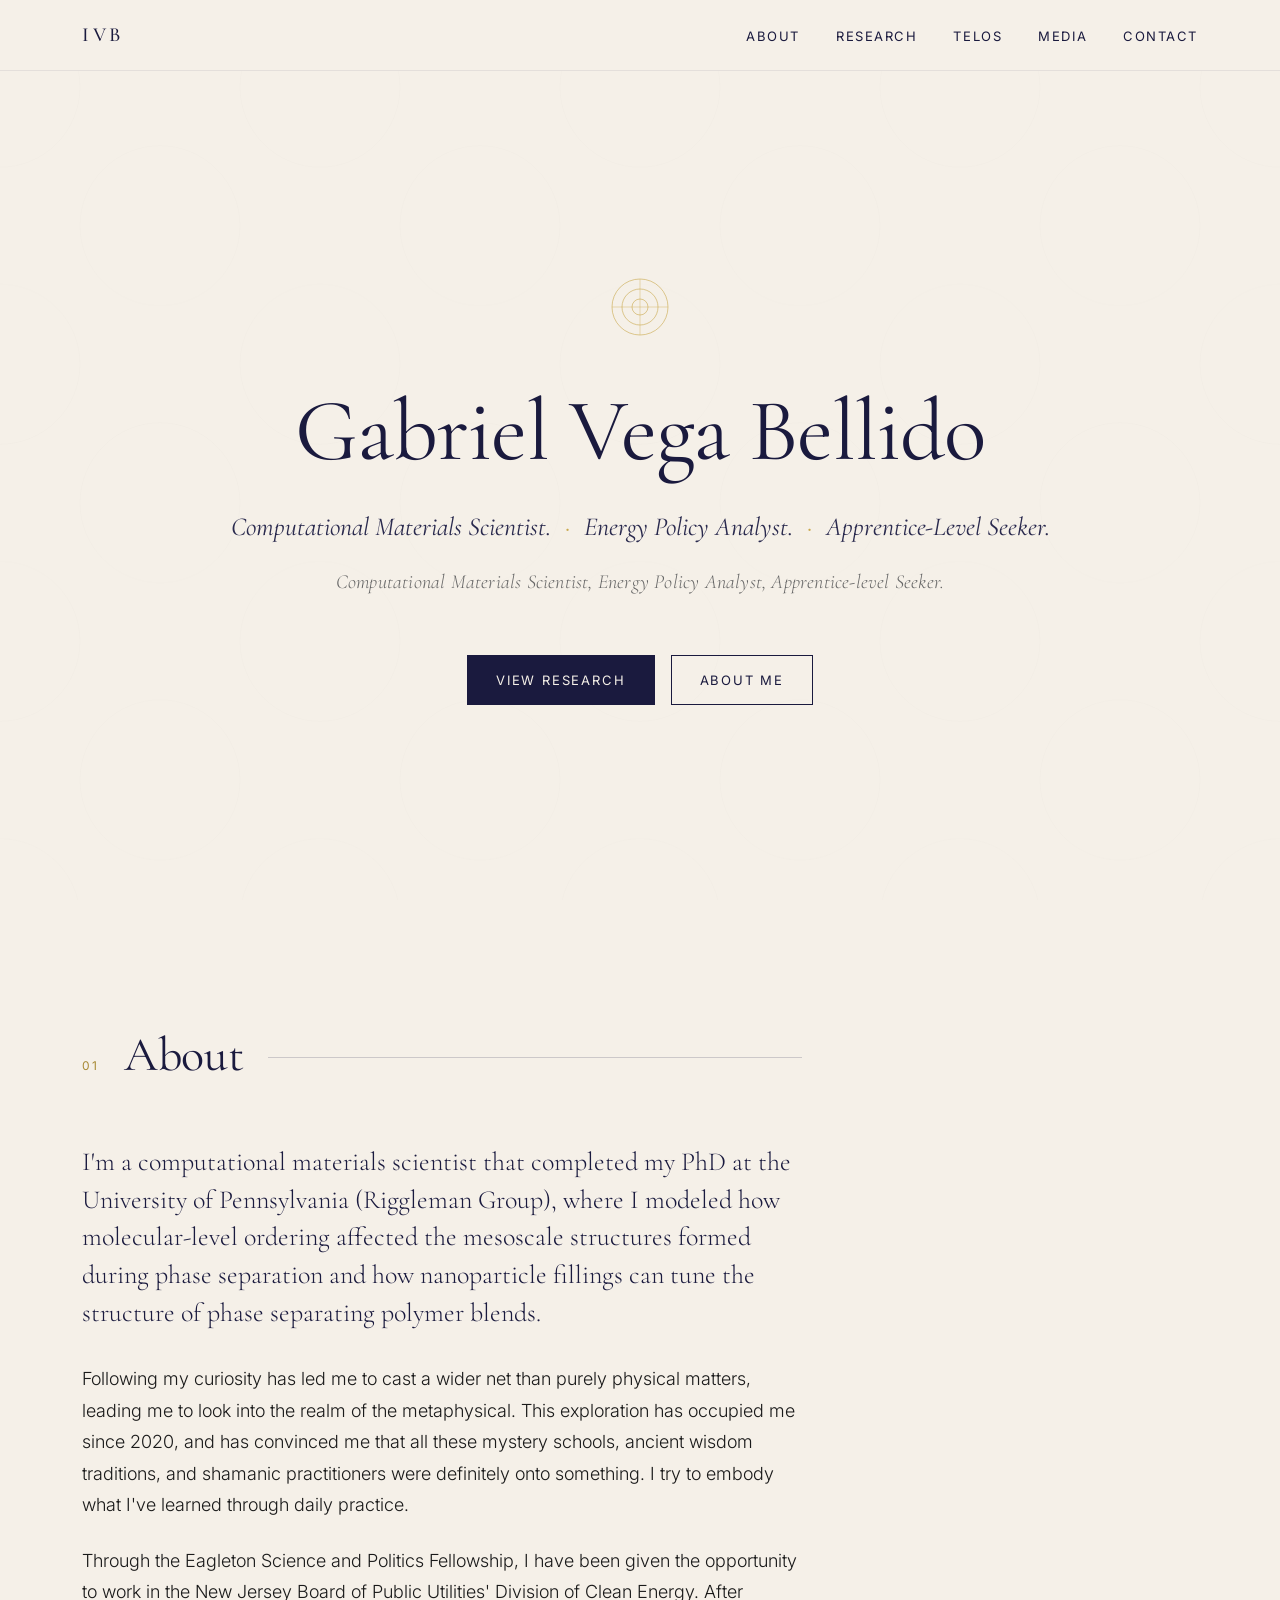
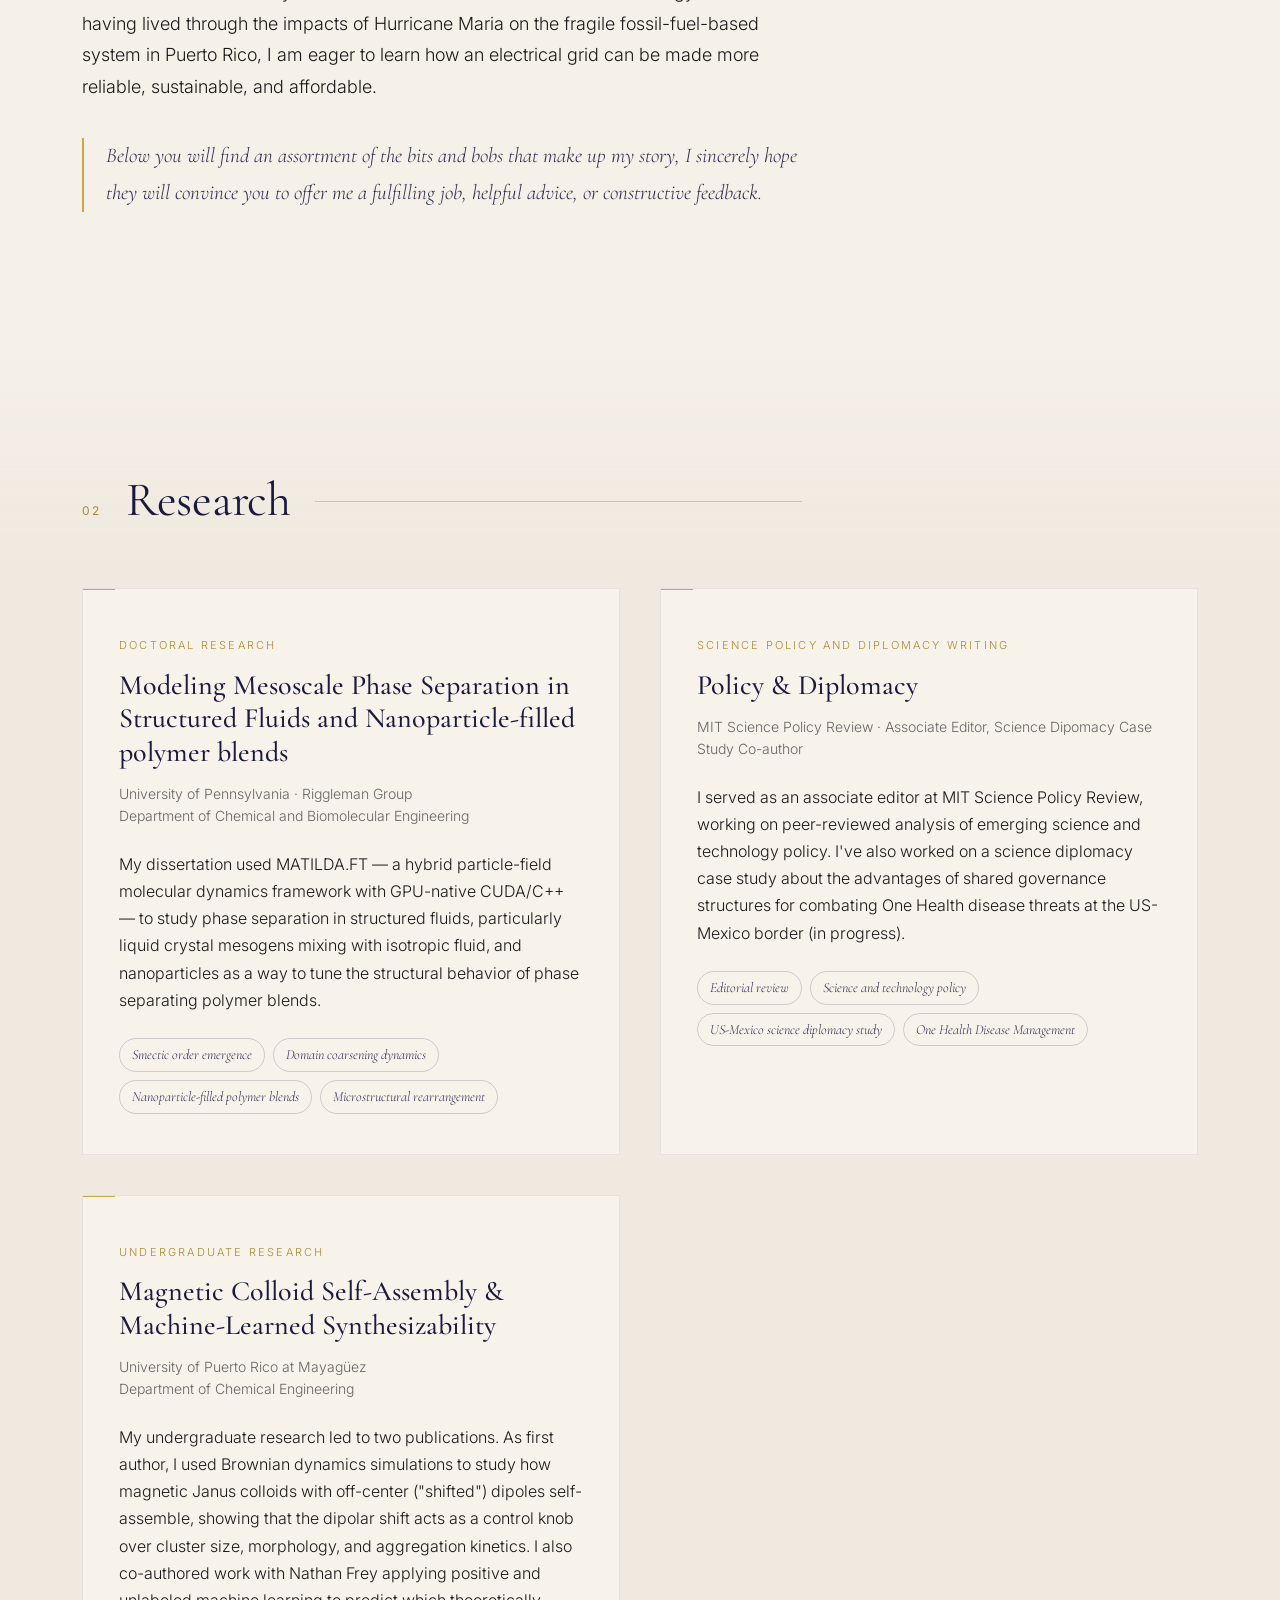
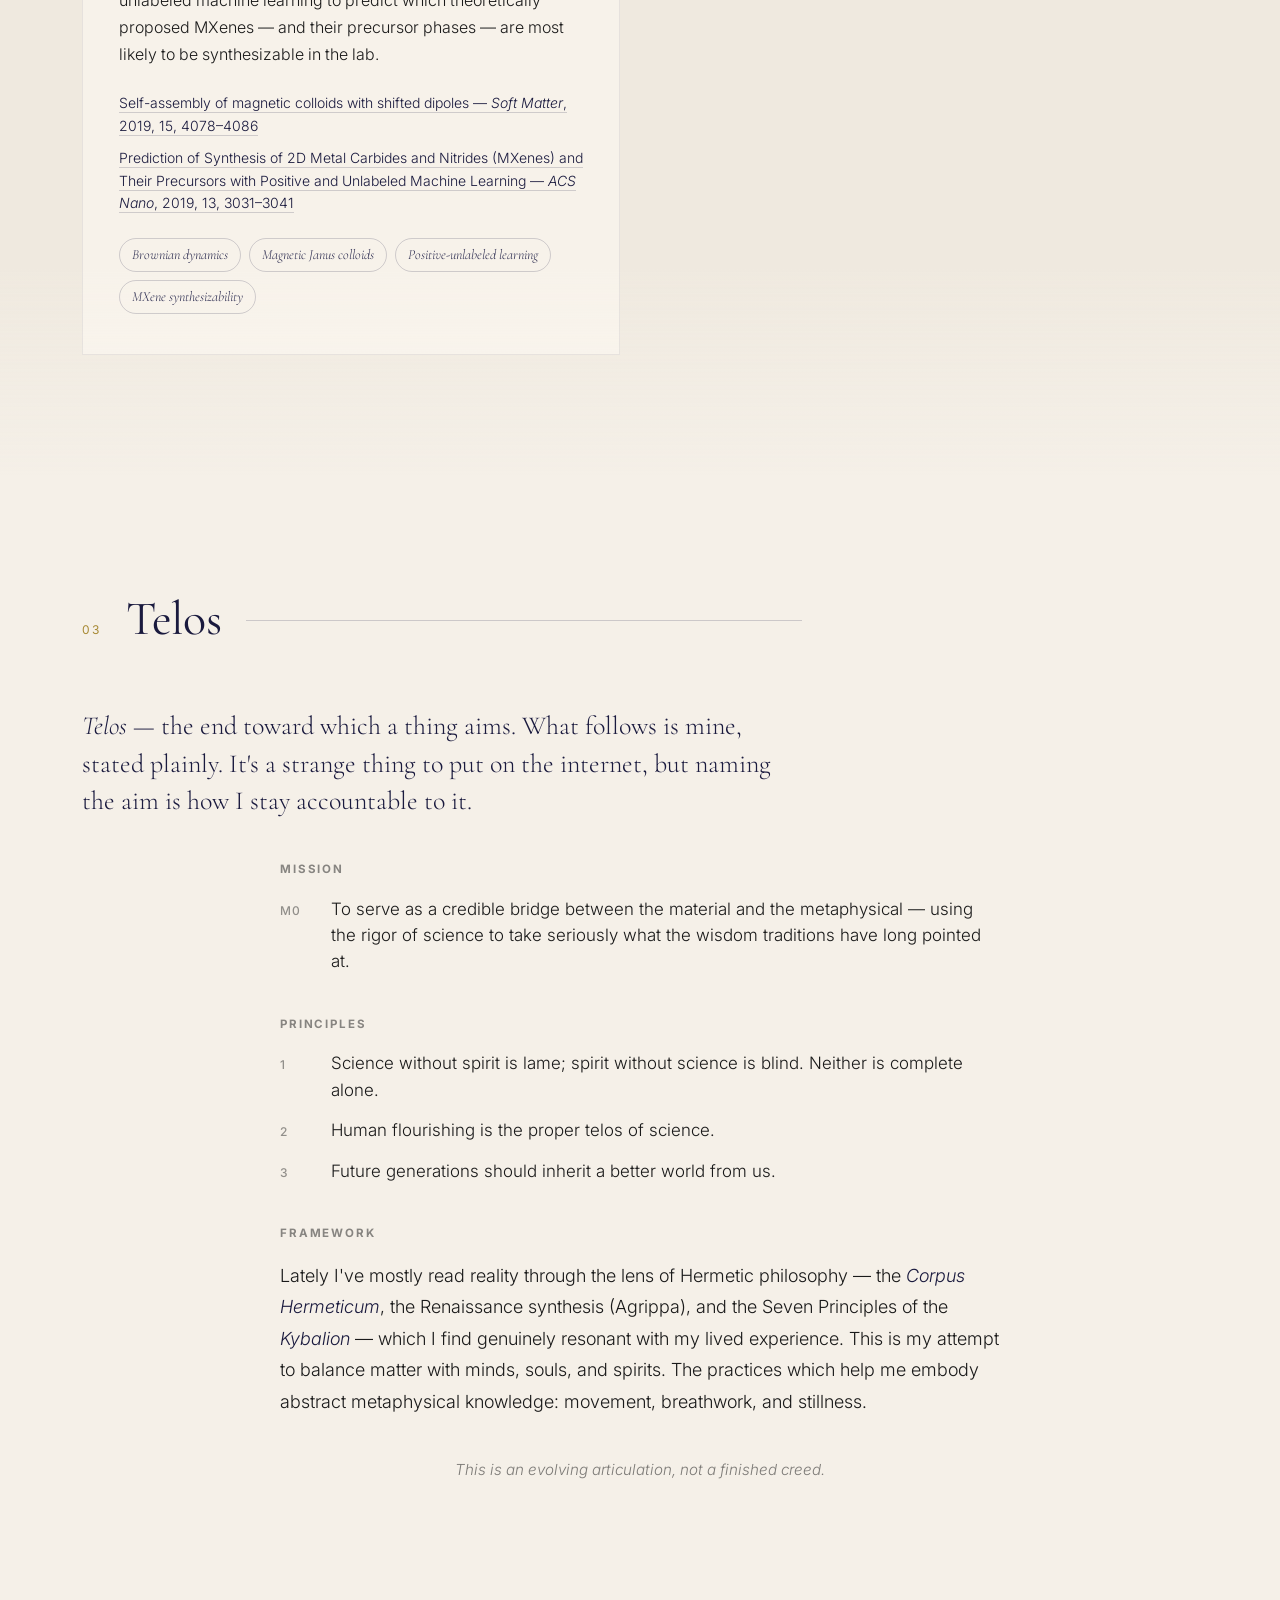
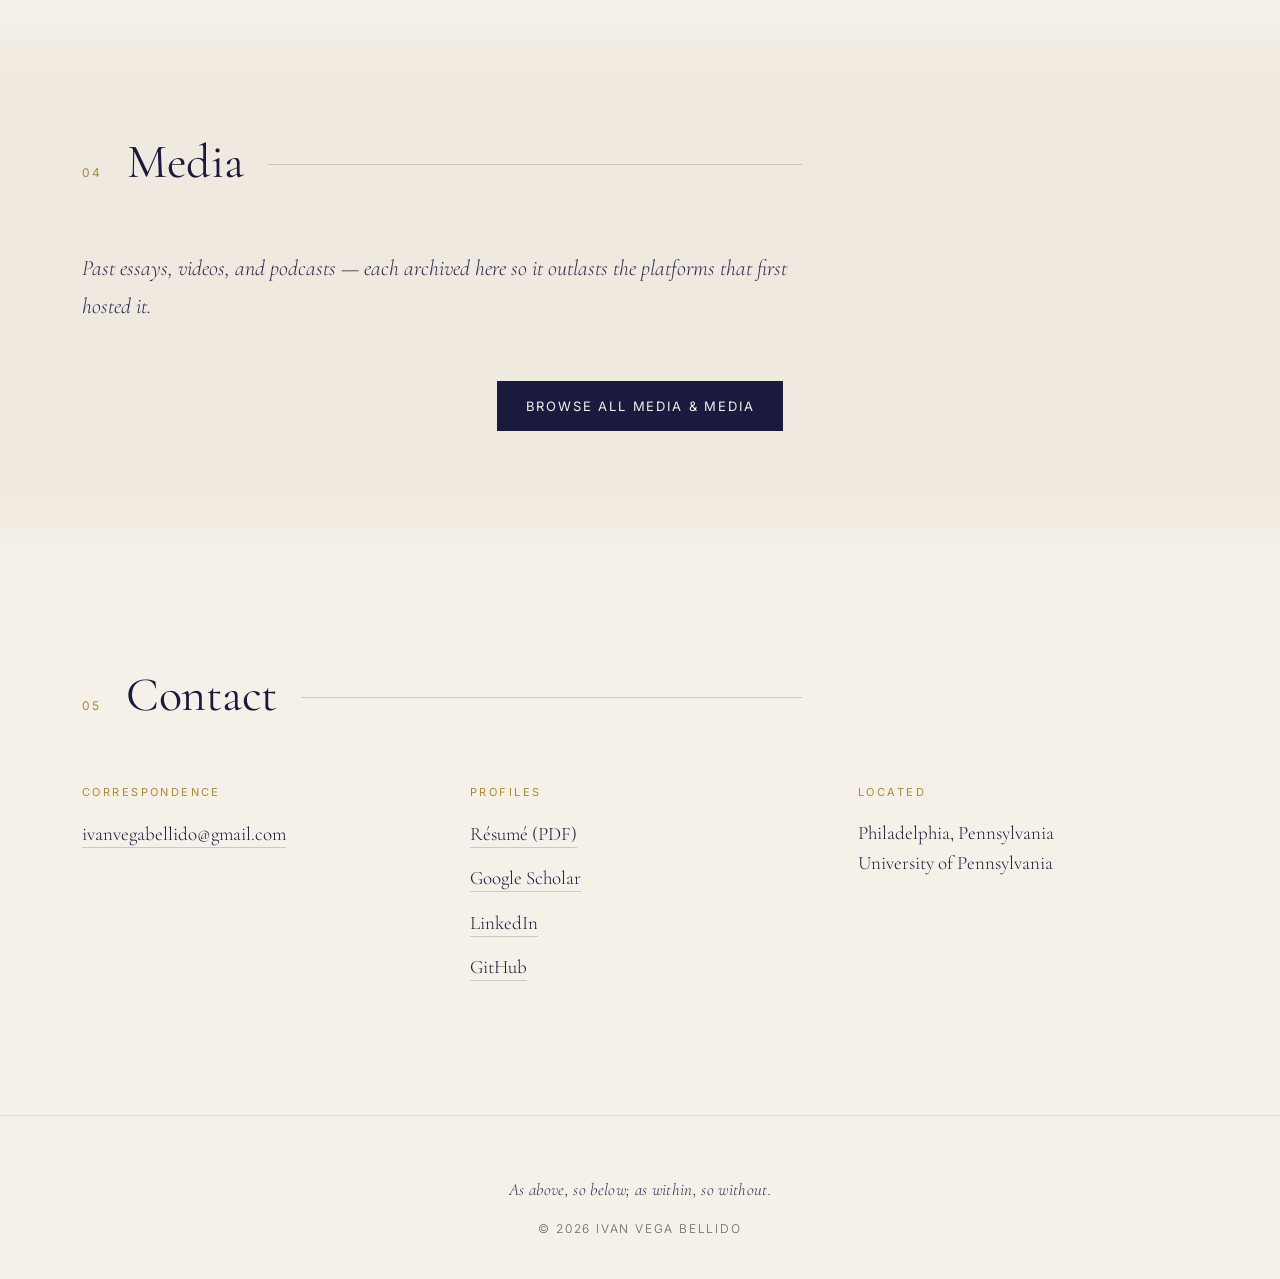
<file: index.html>
<!DOCTYPE html>
<html lang="en">
<head>
<meta charset="UTF-8">
<meta name="viewport" content="width=device-width, initial-scale=1.0">
<meta name="description" content="Gabriel Vega Bellido — Computational Materials Scientist, Energy Policy Analyst, Apprentice-level Seeker.">

<!-- Open Graph -->
<meta property="og:title" content="Gabriel Vega Bellido">
<meta property="og:description" content="Computational Materials Scientist, Energy Policy Analyst, Apprentice-level Seeker.">
<meta property="og:url" content="https://gvegabellido.com">
<meta property="og:type" content="website">
<meta property="og:site_name" content="Gabriel Vega Bellido">
<meta property="og:image" content="https://gvegabellido.com/gabriel_vega-bellido.jpg">

<!-- Canonical -->
<link rel="canonical" href="https://gvegabellido.com">

<!-- Favicon -->
<link rel="icon" type="image/svg+xml" href="favicon.svg">
<title>Gabriel Vega Bellido</title>

<link rel="preconnect" href="https://fonts.googleapis.com">
<link rel="preconnect" href="https://fonts.gstatic.com" crossorigin>
<link href="https://fonts.googleapis.com/css2?family=Cormorant+Garamond:ital,wght@0,300;0,400;0,500;0,600;1,300;1,400;1,500&family=Inter:wght@300;400;500&display=swap" rel="stylesheet">

<link rel="stylesheet" href="styles.css">
</head>
<body>

<!-- Background sacred-geometry layer (very subtle) -->
<div class="bg-pattern" aria-hidden="true">
  <svg viewBox="0 0 800 800" xmlns="http://www.w3.org/2000/svg" preserveAspectRatio="xMidYMid slice">
    <defs>
      <pattern id="flower" x="0" y="0" width="200" height="173.2" patternUnits="userSpaceOnUse">
        <g fill="none" stroke="#1a1a3e" stroke-width="0.4" opacity="0.5">
          <circle cx="100" cy="86.6" r="50"/>
          <circle cx="0" cy="0" r="50"/>
          <circle cx="200" cy="0" r="50"/>
          <circle cx="0" cy="173.2" r="50"/>
          <circle cx="200" cy="173.2" r="50"/>
          <circle cx="100" cy="-86.6" r="50"/>
          <circle cx="100" cy="259.8" r="50"/>
        </g>
      </pattern>
    </defs>
    <rect width="100%" height="100%" fill="url(#flower)"/>
  </svg>
</div>

<!-- Navigation -->
<nav class="nav">
  <div class="nav-inner">
    <a href="#top" class="nav-brand">IVB</a>
    <ul class="nav-links">
      <li><a href="#about">About</a></li>
      <li><a href="#research">Research</a></li>
      <li><a href="#telos">Telos</a></li>
      <li><a href="writing.html">Media</a></li>
      <li><a href="#contact">Contact</a></li>
    </ul>
  </div>
</nav>

<main id="top">

<!-- HERO -->
<section class="hero">
  <div class="container">
    <div class="hero-mark" aria-hidden="true">
      <svg viewBox="0 0 60 60" xmlns="http://www.w3.org/2000/svg">
        <circle cx="30" cy="30" r="28" fill="none" stroke="currentColor" stroke-width="0.6"/>
        <circle cx="30" cy="30" r="18" fill="none" stroke="currentColor" stroke-width="0.6"/>
        <circle cx="30" cy="30" r="8" fill="none" stroke="currentColor" stroke-width="0.6"/>
        <line x1="30" y1="2" x2="30" y2="58" stroke="currentColor" stroke-width="0.4"/>
        <line x1="2" y1="30" x2="58" y2="30" stroke="currentColor" stroke-width="0.4"/>
      </svg>
    </div>
    <h1 class="hero-title">Gabriel Vega Bellido</h1>
    <p class="hero-sub">
      <span>Computational Materials Scientist.</span>
      <span class="dot" aria-hidden="true">·</span>
      <span>Energy Policy Analyst.</span>
      <span class="dot" aria-hidden="true">·</span>
      <span>Apprentice-Level Seeker.</span>
    </p>
    <p class="hero-tagline"><em>Computational Materials Scientist, Energy Policy Analyst, Apprentice-level Seeker.</em></p>
    <div class="hero-cta">
      <a href="#research" class="btn btn-primary">View Research</a>
      <a href="#about" class="btn btn-ghost">About Me</a>
    </div>
  </div>
</section>

<!-- ABOUT -->
<section id="about" class="section">
  <div class="container">
    <div class="section-head">
      <span class="section-num">01</span>
      <h2 class="section-title">About</h2>
      <span class="section-rule" aria-hidden="true"></span>
    </div>
    <div class="prose">
      <p class="lead">
        I'm a computational materials scientist that completed my PhD at the University of Pennsylvania (Riggleman Group), where I modeled how molecular-level ordering affected the mesoscale structures formed during phase separation and how nanoparticle fillings can tune the structure of phase separating polymer blends.
      </p>
      <p>
       Following my curiosity has led me to cast a wider net than purely physical matters, leading me to look into the realm of the metaphysical. This exploration has occupied me since 2020, and has convinced me that all these mystery schools, ancient wisdom traditions, and shamanic practitioners were definitely onto something. I try to embody what I've learned through daily practice. 
      </p>
      <p>
        Through the Eagleton Science and Politics Fellowship, I have been given the opportunity to work in the New Jersey Board of Public Utilities' Division of Clean Energy. After having lived through the impacts of Hurricane Maria on the fragile fossil-fuel-based system in Puerto Rico, I am eager to learn how an electrical grid can be made more reliable, sustainable, and affordable.
      </p>
      <p class="closing">
Below you will find an assortment of the bits and bobs that make up my story, I sincerely hope they will convince you to offer me a fulfilling job, helpful advice, or constructive feedback.      </p>
    </div>
  </div>
</section>

<!-- RESEARCH -->
<section id="research" class="section section-alt">
  <div class="container">
    <div class="section-head">
      <span class="section-num">02</span>
      <h2 class="section-title">Research</h2>
      <span class="section-rule" aria-hidden="true"></span>
    </div>

    <div class="research-grid">
      <article class="research-card">
        <header class="research-card-head">
          <span class="research-kicker">Doctoral Research</span>
          <h3 class="research-title">Modeling Mesoscale Phase Separation in Structured Fluids and Nanoparticle-filled polymer blends</h3>
          <p class="research-affil">University of Pennsylvania · Riggleman Group<br>Department of Chemical and Biomolecular Engineering</p>
        </header>
        <p class="research-body">
          My dissertation used MATILDA.FT — a hybrid particle-field molecular dynamics framework with GPU-native CUDA/C++ — to study phase separation in structured fluids, particularly liquid crystal mesogens mixing with isotropic fluid, and nanoparticles as a way to tune the structural behavior of phase separating polymer blends.
        </p>
        <ul class="research-tags">
          <li>Smectic order emergence</li>
          <li>Domain coarsening dynamics</li>
          <li>Nanoparticle-filled polymer blends</li>
          <li>Microstructural rearrangement</li>
        </ul>
      </article>

      <article class="research-card">
        <header class="research-card-head">
          <span class="research-kicker">Science Policy and Diplomacy Writing</span>
          <h3 class="research-title">Policy &amp; Diplomacy</h3>
          <p class="research-affil">MIT Science Policy Review · Associate Editor, Science Dipomacy Case Study Co-author</p>
        </header>
        <p class="research-body">
          I served as an associate editor at MIT Science Policy Review, working on peer-reviewed analysis of emerging science and technology policy. I've also worked on a science diplomacy case study about the advantages of shared governance structures for combating One Health disease threats at the US-Mexico border (in progress).
        </p>
        <ul class="research-tags">
          <li>Editorial review</li>
          <li>Science and technology policy</li>
          <li>US-Mexico science diplomacy study</li>
          <li>One Health Disease Management</li>
        </ul>
      </article>

      <article class="research-card">
        <header class="research-card-head">
          <span class="research-kicker">Undergraduate Research</span>
          <h3 class="research-title">Magnetic Colloid Self-Assembly &amp; Machine-Learned Synthesizability</h3>
          <p class="research-affil">University of Puerto Rico at Mayagüez<br>Department of Chemical Engineering</p>
        </header>
        <p class="research-body">
          My undergraduate research led to two publications. As first author, I used Brownian dynamics simulations to study how magnetic Janus colloids with off-center ("shifted") dipoles self-assemble, showing that the dipolar shift acts as a control knob over cluster size, morphology, and aggregation kinetics. I also co-authored work with Nathan Frey applying positive and unlabeled machine learning to predict which theoretically proposed MXenes — and their precursor phases — are most likely to be synthesizable in the lab.
        </p>
        <ul class="research-pubs">
          <li><a href="https://pubs.rsc.org/en/content/articlelanding/2019/sm/c8sm02591f" target="_blank" rel="noopener">Self-assembly of magnetic colloids with shifted dipoles — <em>Soft Matter</em>, 2019, 15, 4078–4086</a></li>
          <li><a href="https://pubs.acs.org/doi/10.1021/acsnano.8b08014" target="_blank" rel="noopener">Prediction of Synthesis of 2D Metal Carbides and Nitrides (MXenes) and Their Precursors with Positive and Unlabeled Machine Learning — <em>ACS Nano</em>, 2019, 13, 3031–3041</a></li>
        </ul>
        <ul class="research-tags">
          <li>Brownian dynamics</li>
          <li>Magnetic Janus colloids</li>
          <li>Positive-unlabeled learning</li>
          <li>MXene synthesizability</li>
        </ul>
      </article>
    </div>
  </div>
</section>

<!-- TELOS -->
<section id="telos" class="section">
  <div class="container">
    <div class="section-head">
      <span class="section-num">03</span>
      <h2 class="section-title">Telos</h2>
      <span class="section-rule" aria-hidden="true"></span>
    </div>
    <div class="prose">
      <p class="lead">
        <em>Telos</em> — the end toward which a thing aims. What follows is mine, stated plainly. It's a strange thing to put on the internet, but naming the aim is how I stay accountable to it.
      </p>
    </div>

    <div class="telos-block">
      <h3 class="telos-label">Mission</h3>
      <div class="telos-item">
        <span class="telos-id">M0</span>
        <p>To serve as a credible bridge between the material and the metaphysical — using the rigor of science to take seriously what the wisdom traditions have long pointed at.</p>
      </div>
    </div>

    <div class="telos-block">
      <h3 class="telos-label">Principles</h3>
      <div class="telos-item"><span class="telos-id">1</span><p>Science without spirit is lame; spirit without science is blind. Neither is complete alone.</p></div>
      <div class="telos-item"><span class="telos-id">2</span><p>Human flourishing is the proper telos of science.</p></div>
      <div class="telos-item"><span class="telos-id">3</span><p>Future generations should inherit a better world from us.</p></div>
    </div>

    <div class="telos-block">
      <h3 class="telos-label">Framework</h3>
      <div class="prose">
        <p>
          Lately I've mostly read reality through the lens of Hermetic philosophy — the <em>Corpus Hermeticum</em>, the Renaissance synthesis (Agrippa), and the Seven Principles of the <em>Kybalion</em> — which I find genuinely resonant with my lived experience. This is my attempt to balance matter with minds, souls, and spirits. The practices which help me embody abstract metaphysical knowledge: movement, breathwork, and stillness.
        </p>
      </div>
    </div>

    <p class="telos-note"><em>This is an evolving articulation, not a finished creed.</em></p>
  </div>
</section>

<!-- WRITING -->
<section id="writing" class="section section-alt">
  <div class="container">
    <div class="section-head">
      <span class="section-num">04</span>
      <h2 class="section-title">Media</h2>
      <span class="section-rule" aria-hidden="true"></span>
    </div>
    <div class="writing-intro">
      <p>Past essays, videos, and podcasts — each archived here so it outlasts the platforms that first hosted it.</p>
    </div>
    <div class="hero-cta" style="margin-top:2rem">
      <a href="writing.html" class="btn btn-primary">Browse all media &amp; media</a>
    </div>
  </div>
</section>

<!-- CONTACT -->
<section id="contact" class="section">
  <div class="container">
    <div class="section-head">
      <span class="section-num">05</span>
      <h2 class="section-title">Contact</h2>
      <span class="section-rule" aria-hidden="true"></span>
    </div>
    <div class="contact-grid">
      <div class="contact-block">
        <h3 class="contact-label">Correspondence</h3>
        <a class="contact-link contact-email" href="mailto:ivanvegabellido@gmail.com">ivanvegabellido@gmail.com</a>
      </div>
      <div class="contact-block">
        <h3 class="contact-label">Profiles</h3>
        <ul class="contact-links">
          <li><a href="resume.pdf" target="_blank" rel="noopener">Résumé (PDF)</a></li>
          <li><a href="https://scholar.google.com/citations?user=PFs1vdMAAAAJ&hl=en" target="_blank" rel="noopener">Google Scholar</a></li>
          <li><a href="https://www.linkedin.com/in/gabriel-vega-bellido-575094107/" target="_blank" rel="noopener">LinkedIn</a></li>
          <li><a href="https://github.com/GaboBellido" target="_blank" rel="noopener">GitHub</a></li>
        </ul>
      </div>
      <div class="contact-block">
        <h3 class="contact-label">Located</h3>
        <p class="contact-loc">Philadelphia, Pennsylvania<br>University of Pennsylvania</p>
      </div>
    </div>
  </div>
</section>

<footer class="footer">
  <div class="container">
    <p class="footer-quote"><em>As above, so below; as within, so without.</em></p>
    <p class="footer-meta">© <span id="year">2026</span> Ivan Vega Bellido</p>
  </div>
</footer>

</main>

<script src="script.js"></script>
</body>
</html>
</file>
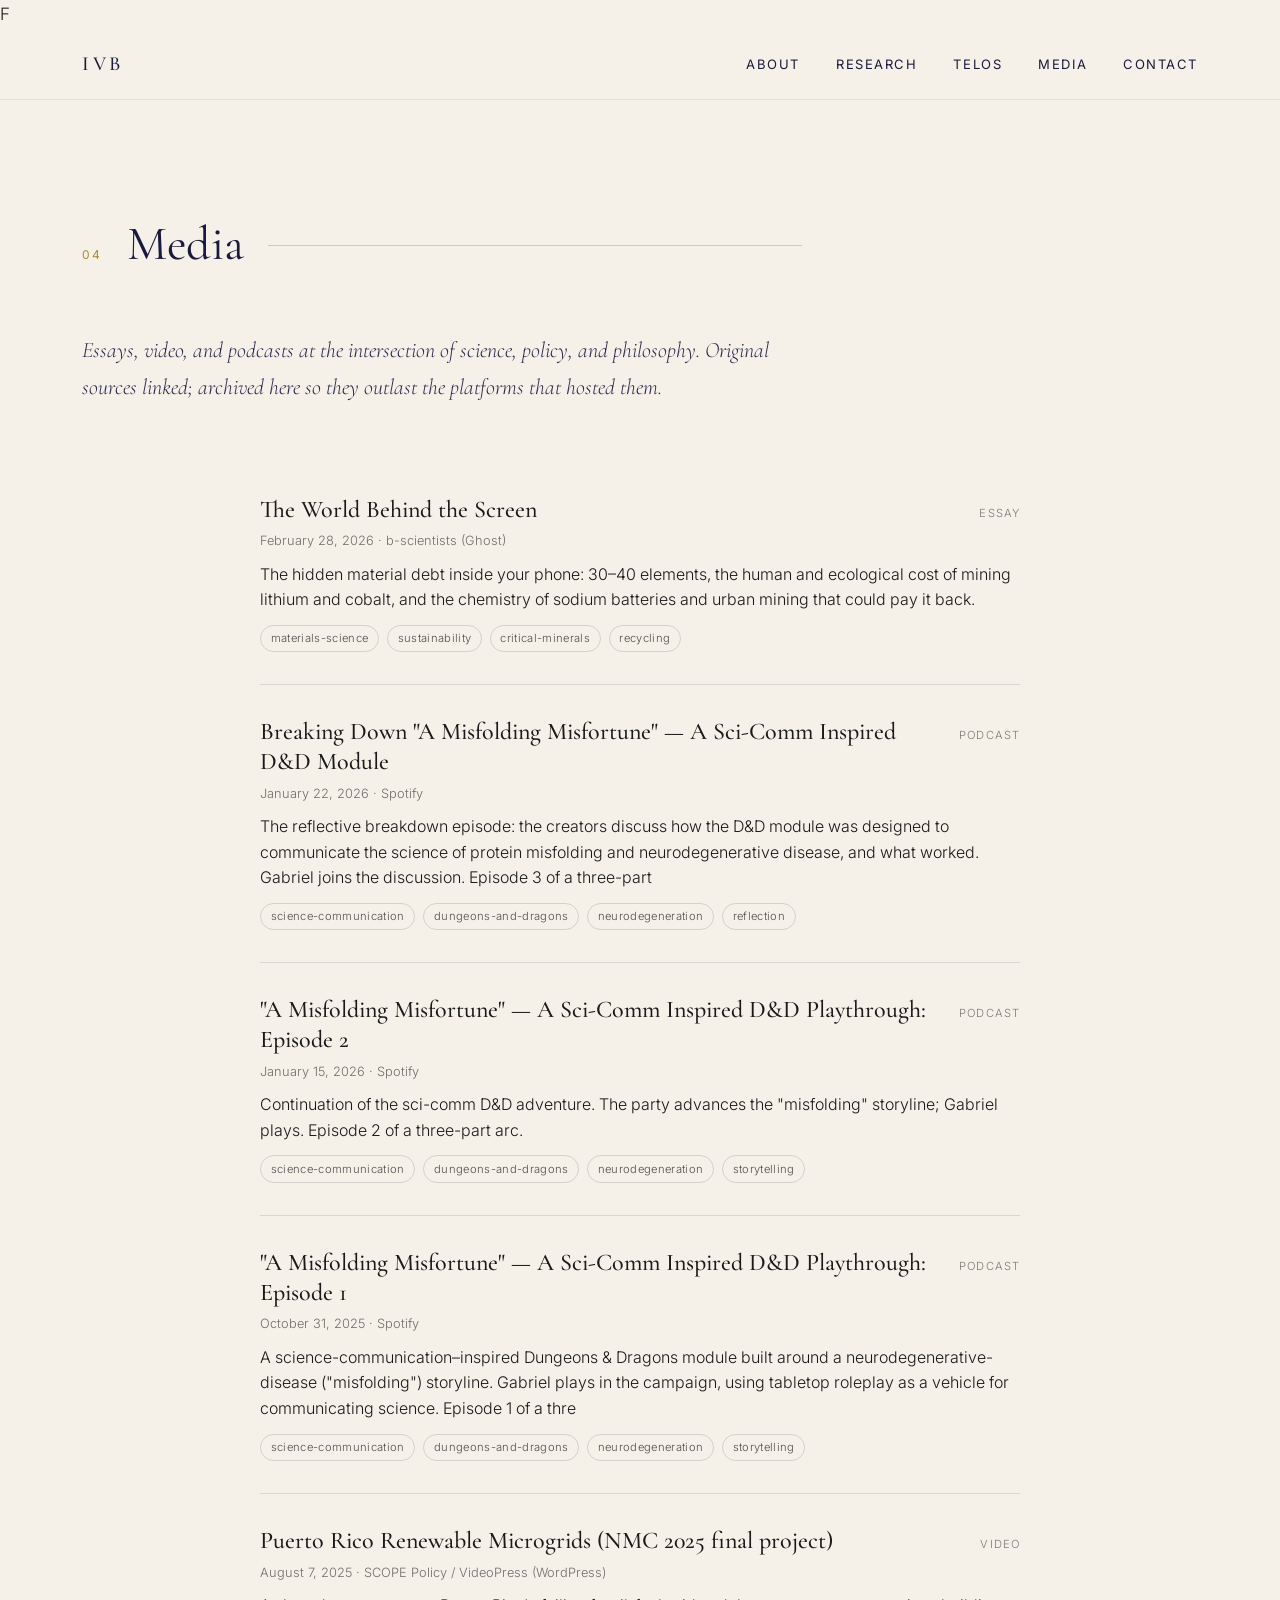
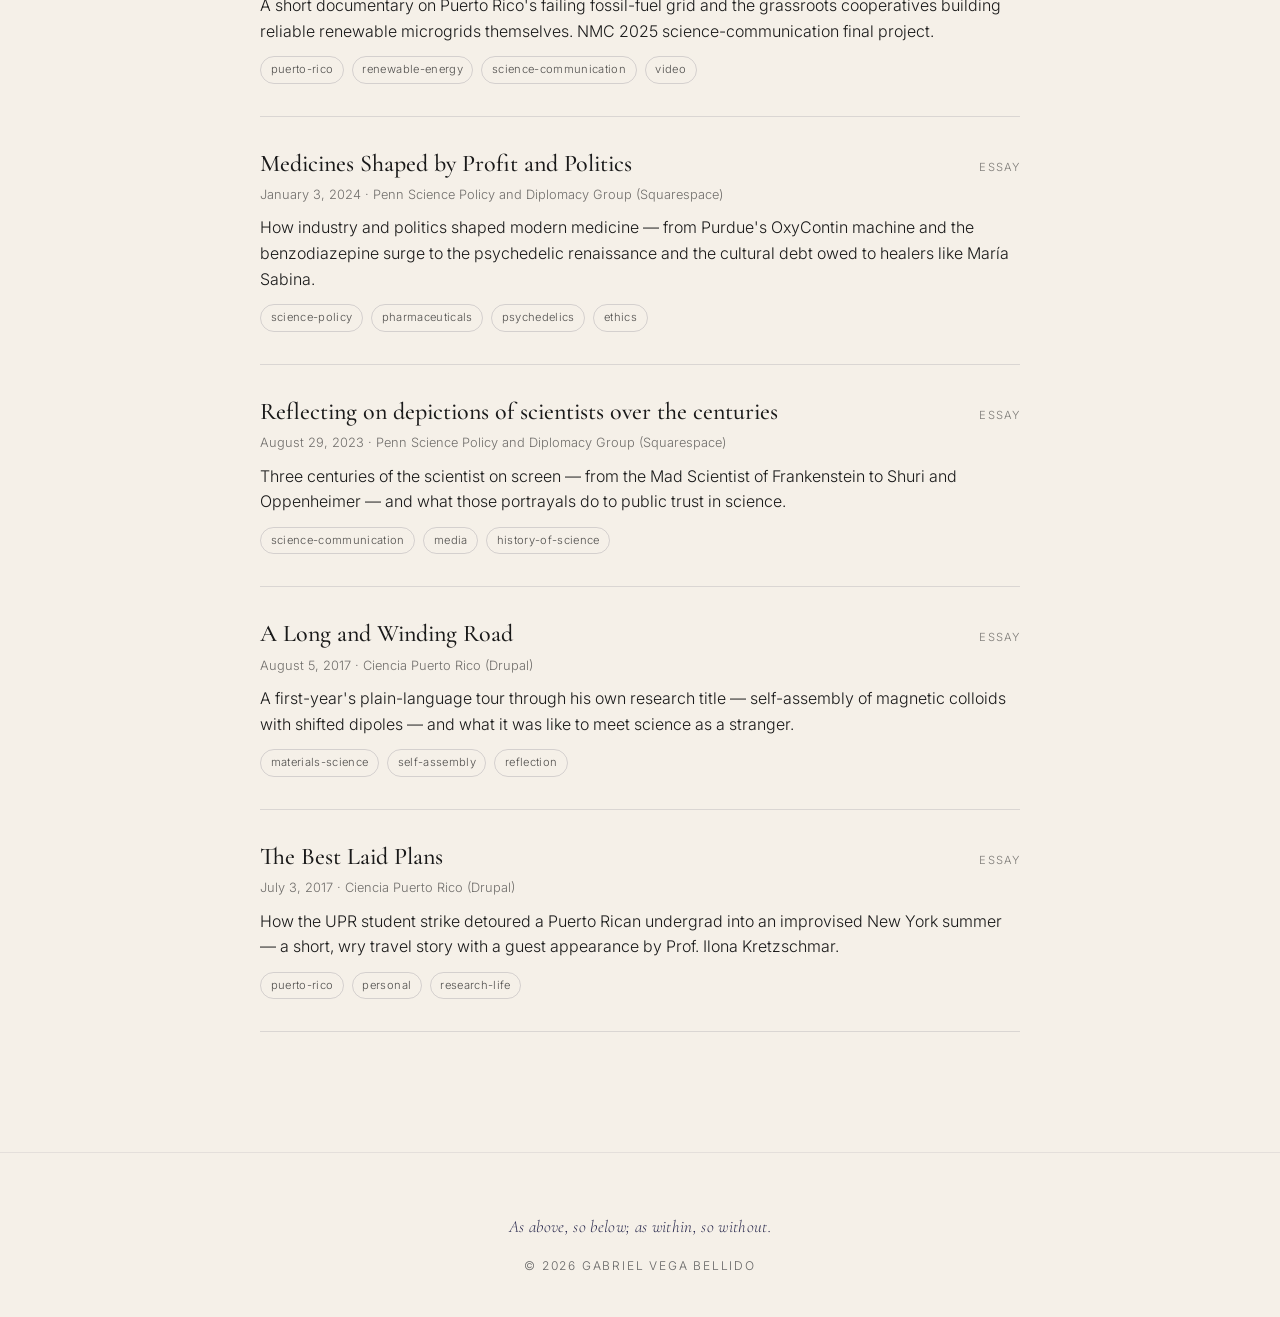
<file: writing.html>
<!DOCTYPE html>
<html lang="en">F
<head>
<meta charset="UTF-8">
<meta name="viewport" content="width=device-width, initial-scale=1.0">
<meta name="description" content="Writing, essays, video, and podcasts by Gabriel Vega Bellido — science, policy, and philosophy.">
<link rel="canonical" href="https://gvegabellido.com/writing.html">
<link rel="icon" type="image/svg+xml" href="favicon.svg">
<title>Media · Gabriel Vega Bellido</title>
<link rel="preconnect" href="https://fonts.googleapis.com">
<link rel="preconnect" href="https://fonts.gstatic.com" crossorigin>
<link href="https://fonts.googleapis.com/css2?family=Cormorant+Garamond:ital,wght@0,300;0,400;0,500;0,600;1,300;1,400;1,500&family=Inter:wght@300;400;500&display=swap" rel="stylesheet">
<link rel="stylesheet" href="styles.css">
<style>
  .index-list { max-width: 760px; margin: 0 auto; }
  .entry { padding: 2rem 0; border-bottom: 1px solid rgba(26,26,62,0.12); }
  .entry-head { display: flex; align-items: baseline; justify-content: space-between; gap: 1rem; }
  .entry-title { font-family: 'Cormorant Garamond', serif; font-size: 1.5rem; font-weight: 500; margin: 0; line-height: 1.25; }
  .entry-title a { color: inherit; text-decoration: none; }
  .entry-title a:hover { text-decoration: underline; }
  .entry-type { font-family: 'Inter', sans-serif; font-size: 0.7rem; letter-spacing: 0.1em; text-transform: uppercase; opacity: 0.55; white-space: nowrap; }
  .entry-meta { font-family: 'Inter', sans-serif; font-size: 0.8rem; opacity: 0.6; margin: 0.35rem 0 0.6rem; }
  .entry-summary { font-size: 1rem; line-height: 1.6; margin: 0 0 0.75rem; }
  .entry-tags { list-style: none; display: flex; flex-wrap: wrap; gap: 0.5rem; padding: 0; margin: 0; }
  .entry-tags li { font-family: 'Inter', sans-serif; font-size: 0.7rem; letter-spacing: 0.03em; padding: 0.2rem 0.6rem; border: 1px solid rgba(26,26,62,0.2); border-radius: 999px; opacity: 0.75; }
</style>
</head>
<body>
<nav class="nav">
  <div class="nav-inner">
    <a href="index.html#top" class="nav-brand">IVB</a>
    <ul class="nav-links">
      <li><a href="index.html#about">About</a></li>
      <li><a href="index.html#research">Research</a></li>
      <li><a href="index.html#telos">Telos</a></li>
      <li><a href="writing.html">Media</a></li>
      <li><a href="index.html#contact">Contact</a></li>
    </ul>
  </div>
</nav>
<main id="top">
<section class="section">
  <div class="container">
    <div class="section-head">
      <span class="section-num">04</span>
      <h2 class="section-title"> Media</h2>
      <span class="section-rule" aria-hidden="true"></span>
    </div>
    <div class="writing-intro">
      <p>Essays, video, and podcasts at the intersection of science, policy, and philosophy. Original sources linked; archived here so they outlast the platforms that hosted them.</p>
    </div>
    <div class="index-list">
      <article class="entry">
        <div class="entry-head">
          <h3 class="entry-title"><a href="https://www.b-scientists.com/the-world-behind-the-screen/" target="_blank" rel="noopener">The World Behind the Screen</a></h3>
          <span class="entry-type">Essay</span>
        </div>
        <p class="entry-meta">February 28, 2026 · b-scientists (Ghost)</p>
        <p class="entry-summary">The hidden material debt inside your phone: 30–40 elements, the human and ecological cost of mining lithium and cobalt, and the chemistry of sodium batteries and urban mining that could pay it back.</p>
        <ul class="entry-tags"><li>materials-science</li><li>sustainability</li><li>critical-minerals</li><li>recycling</li></ul>
      </article>
      <article class="entry">
        <div class="entry-head">
          <h3 class="entry-title"><a href="https://open.spotify.com/episode/015ABRy5GWB0STJgX0FXXh" target="_blank" rel="noopener">Breaking Down "A Misfolding Misfortune" — A Sci-Comm Inspired D&amp;D Module</a></h3>
          <span class="entry-type">Podcast</span>
        </div>
        <p class="entry-meta">January 22, 2026 · Spotify</p>
        <p class="entry-summary">The reflective breakdown episode: the creators discuss how the D&amp;D module was designed to communicate the science of protein misfolding and neurodegenerative disease, and what worked. Gabriel joins the discussion. Episode 3 of a three-part </p>
        <ul class="entry-tags"><li>science-communication</li><li>dungeons-and-dragons</li><li>neurodegeneration</li><li>reflection</li></ul>
      </article>
      <article class="entry">
        <div class="entry-head">
          <h3 class="entry-title"><a href="https://open.spotify.com/episode/263W7VHZUCj6XtdveKIlia" target="_blank" rel="noopener">"A Misfolding Misfortune" — A Sci-Comm Inspired D&amp;D Playthrough: Episode 2</a></h3>
          <span class="entry-type">Podcast</span>
        </div>
        <p class="entry-meta">January 15, 2026 · Spotify</p>
        <p class="entry-summary">Continuation of the sci-comm D&amp;D adventure. The party advances the "misfolding" storyline; Gabriel plays. Episode 2 of a three-part arc.</p>
        <ul class="entry-tags"><li>science-communication</li><li>dungeons-and-dragons</li><li>neurodegeneration</li><li>storytelling</li></ul>
      </article>
      <article class="entry">
        <div class="entry-head">
          <h3 class="entry-title"><a href="https://open.spotify.com/episode/1YLPAPuOdVRPvz2gRZDvht" target="_blank" rel="noopener">"A Misfolding Misfortune" — A Sci-Comm Inspired D&amp;D Playthrough: Episode 1</a></h3>
          <span class="entry-type">Podcast</span>
        </div>
        <p class="entry-meta">October 31, 2025 · Spotify</p>
        <p class="entry-summary">A science-communication–inspired Dungeons &amp; Dragons module built around a neurodegenerative-disease ("misfolding") storyline. Gabriel plays in the campaign, using tabletop roleplay as a vehicle for communicating science. Episode 1 of a thre</p>
        <ul class="entry-tags"><li>science-communication</li><li>dungeons-and-dragons</li><li>neurodegeneration</li><li>storytelling</li></ul>
      </article>
      <article class="entry">
        <div class="entry-head">
          <h3 class="entry-title"><a href="https://scopepolicy.org/nmc2025-final-projects/" target="_blank" rel="noopener">Puerto Rico Renewable Microgrids (NMC 2025 final project)</a></h3>
          <span class="entry-type">Video</span>
        </div>
        <p class="entry-meta">August 7, 2025 · SCOPE Policy / VideoPress (WordPress)</p>
        <p class="entry-summary">A short documentary on Puerto Rico's failing fossil-fuel grid and the grassroots cooperatives building reliable renewable microgrids themselves. NMC 2025 science-communication final project.</p>
        <ul class="entry-tags"><li>puerto-rico</li><li>renewable-energy</li><li>science-communication</li><li>video</li></ul>
      </article>
      <article class="entry">
        <div class="entry-head">
          <h3 class="entry-title"><a href="https://www.pspdg.com/blog/2024/1/3/medicines-shaped-by-profit-and-politics" target="_blank" rel="noopener">Medicines Shaped by Profit and Politics</a></h3>
          <span class="entry-type">Essay</span>
        </div>
        <p class="entry-meta">January 3, 2024 · Penn Science Policy and Diplomacy Group (Squarespace)</p>
        <p class="entry-summary">How industry and politics shaped modern medicine — from Purdue's OxyContin machine and the benzodiazepine surge to the psychedelic renaissance and the cultural debt owed to healers like María Sabina.</p>
        <ul class="entry-tags"><li>science-policy</li><li>pharmaceuticals</li><li>psychedelics</li><li>ethics</li></ul>
      </article>
      <article class="entry">
        <div class="entry-head">
          <h3 class="entry-title"><a href="https://www.pspdg.com/blog/2023/8/29/reflecting-on-depictions-of-scientists-over-the-centuries" target="_blank" rel="noopener">Reflecting on depictions of scientists over the centuries</a></h3>
          <span class="entry-type">Essay</span>
        </div>
        <p class="entry-meta">August 29, 2023 · Penn Science Policy and Diplomacy Group (Squarespace)</p>
        <p class="entry-summary">Three centuries of the scientist on screen — from the Mad Scientist of Frankenstein to Shuri and Oppenheimer — and what those portrayals do to public trust in science.</p>
        <ul class="entry-tags"><li>science-communication</li><li>media</li><li>history-of-science</li></ul>
      </article>
      <article class="entry">
        <div class="entry-head">
          <h3 class="entry-title"><a href="https://www.cienciapr.org/en/long-winding-road" target="_blank" rel="noopener">A Long and Winding Road</a></h3>
          <span class="entry-type">Essay</span>
        </div>
        <p class="entry-meta">August 5, 2017 · Ciencia Puerto Rico (Drupal)</p>
        <p class="entry-summary">A first-year's plain-language tour through his own research title — self-assembly of magnetic colloids with shifted dipoles — and what it was like to meet science as a stranger.</p>
        <ul class="entry-tags"><li>materials-science</li><li>self-assembly</li><li>reflection</li></ul>
      </article>
      <article class="entry">
        <div class="entry-head">
          <h3 class="entry-title"><a href="https://www.cienciapr.org/en/best-laid-plans" target="_blank" rel="noopener">The Best Laid Plans</a></h3>
          <span class="entry-type">Essay</span>
        </div>
        <p class="entry-meta">July 3, 2017 · Ciencia Puerto Rico (Drupal)</p>
        <p class="entry-summary">How the UPR student strike detoured a Puerto Rican undergrad into an improvised New York summer — a short, wry travel story with a guest appearance by Prof. Ilona Kretzschmar.</p>
        <ul class="entry-tags"><li>puerto-rico</li><li>personal</li><li>research-life</li></ul>
      </article>
    </div>
  </div>
</section>
<footer class="footer">
  <div class="container">
    <p class="footer-quote"><em>As above, so below; as within, so without.</em></p>
    <p class="footer-meta">© <span id="year">2026</span> Gabriel Vega Bellido</p>
  </div>
</footer>
</main>
<script src="script.js"></script>
</body>
</html>
</file>
<file: styles.css>
/* ============================================
   IVAN VEGA BELLIDO
   Scholar's study aesthetic
   ============================================ */

:root {
  --bg:        #f5f0e8;
  --bg-alt:    #efe9df;
  --ink:      #1a1a3e;
  --ink-soft: #2a2a4e;
  --gold:     #c9a84c;
  --gold-deep:#a88a35;
  --body:     #1a1a1a;
  --muted:    #666666;
  --rule:     rgba(26,26,62,0.18);
  --rule-soft:rgba(26,26,62,0.08);

  --serif:  "Cormorant Garamond", "EB Garamond", Georgia, serif;
  --sans:   "Inter", -apple-system, BlinkMacSystemFont, sans-serif;

  --w-narrow: 720px;
  --w-mid:    920px;
  --w-wide:   1180px;
}

* { box-sizing: border-box; }

html { scroll-behavior: smooth; -webkit-font-smoothing: antialiased; }

body {
  margin: 0;
  background: var(--bg);
  color: var(--body);
  font-family: var(--sans);
  font-weight: 300;
  font-size: 17px;
  line-height: 1.7;
  position: relative;
  overflow-x: hidden;
}

/* Background flower-of-life pattern, barely visible */
.bg-pattern {
  position: fixed;
  inset: 0;
  z-index: 0;
  pointer-events: none;
  opacity: 0.035;
}
.bg-pattern svg { width: 100%; height: 100%; display: block; }

main, .nav { position: relative; z-index: 1; }

/* ===== Navigation ===== */
.nav {
  position: sticky;
  top: 0;
  z-index: 50;
  background: rgba(245, 240, 232, 0.85);
  backdrop-filter: blur(10px);
  -webkit-backdrop-filter: blur(10px);
  border-bottom: 1px solid var(--rule-soft);
}
.nav-inner {
  max-width: var(--w-wide);
  margin: 0 auto;
  padding: 18px 32px;
  display: flex;
  align-items: center;
  justify-content: space-between;
}
.nav-brand {
  font-family: var(--serif);
  font-size: 20px;
  font-weight: 500;
  letter-spacing: 0.18em;
  color: var(--ink);
  text-decoration: none;
}
.nav-links {
  display: flex;
  gap: 36px;
  list-style: none;
  margin: 0;
  padding: 0;
}
.nav-links a {
  color: var(--ink);
  text-decoration: none;
  font-size: 13px;
  font-weight: 400;
  letter-spacing: 0.12em;
  text-transform: uppercase;
  transition: color 0.2s ease;
  position: relative;
}
.nav-links a::after {
  content: "";
  position: absolute;
  left: 0;
  bottom: -4px;
  width: 0;
  height: 1px;
  background: var(--gold);
  transition: width 0.25s ease;
}
.nav-links a:hover { color: var(--gold-deep); }
.nav-links a:hover::after { width: 100%; }

/* ===== Containers ===== */
.container {
  max-width: var(--w-wide);
  margin: 0 auto;
  padding: 0 32px;
}

/* ===== Hero ===== */
.hero {
  min-height: calc(100vh - 60px);
  display: flex;
  align-items: center;
  justify-content: center;
  text-align: center;
  padding: 80px 32px;
}
.hero .container { max-width: var(--w-mid); }
.hero-mark {
  width: 60px;
  height: 60px;
  margin: 0 auto 48px;
  color: var(--gold);
  opacity: 0.85;
  animation: fadeUp 1.2s ease both;
}
.hero-mark svg { width: 100%; height: 100%; }
.hero-title {
  font-family: var(--serif);
  font-weight: 400;
  font-size: clamp(48px, 7vw, 88px);
  color: var(--ink);
  margin: 0 0 28px;
  letter-spacing: -0.01em;
  line-height: 1.05;
  animation: fadeUp 1.2s 0.1s ease both;
}
.hero-sub {
  font-family: var(--serif);
  font-style: italic;
  font-size: clamp(20px, 2.4vw, 26px);
  font-weight: 400;
  color: var(--ink-soft);
  margin: 0 0 16px;
  display: flex;
  justify-content: center;
  align-items: center;
  gap: 14px;
  flex-wrap: wrap;
  animation: fadeUp 1.2s 0.25s ease both;
}
.hero-sub .dot {
  color: var(--gold);
  font-style: normal;
  font-weight: 400;
}
.hero-tagline {
  font-family: var(--serif);
  font-size: clamp(17px, 1.6vw, 20px);
  color: var(--muted);
  margin: 0 0 56px;
  font-weight: 300;
  letter-spacing: 0.01em;
  animation: fadeUp 1.2s 0.4s ease both;
}
.hero-cta {
  display: flex;
  justify-content: center;
  gap: 16px;
  flex-wrap: wrap;
  animation: fadeUp 1.2s 0.55s ease both;
}

@keyframes fadeUp {
  from { opacity: 0; transform: translateY(14px); }
  to   { opacity: 1; transform: translateY(0); }
}

/* ===== Buttons ===== */
.btn {
  display: inline-block;
  padding: 13px 28px;
  font-family: var(--sans);
  font-size: 13px;
  font-weight: 400;
  letter-spacing: 0.14em;
  text-transform: uppercase;
  text-decoration: none;
  border: 1px solid transparent;
  cursor: pointer;
  transition: all 0.25s ease;
}
.btn-primary {
  background: var(--ink);
  color: var(--bg);
  border-color: var(--ink);
}
.btn-primary:hover {
  background: transparent;
  color: var(--ink);
}
.btn-ghost {
  background: transparent;
  color: var(--ink);
  border-color: var(--ink);
}
.btn-ghost:hover {
  background: var(--ink);
  color: var(--bg);
}

/* ===== Sections ===== */
.section {
  padding: 120px 0;
  position: relative;
}
.section-alt {
  background: linear-gradient(180deg, transparent 0%, var(--bg-alt) 12%, var(--bg-alt) 88%, transparent 100%);
}
.section-head {
  display: flex;
  align-items: baseline;
  gap: 24px;
  margin-bottom: 64px;
  max-width: var(--w-narrow);
}
.section-num {
  font-family: var(--sans);
  font-size: 12px;
  font-weight: 400;
  letter-spacing: 0.2em;
  color: var(--gold-deep);
}
.section-title {
  font-family: var(--serif);
  font-weight: 400;
  font-size: clamp(34px, 4.5vw, 48px);
  color: var(--ink);
  margin: 0;
  letter-spacing: -0.005em;
  line-height: 1;
}
.section-rule {
  flex: 1;
  height: 1px;
  background: var(--rule);
  align-self: center;
  transform: translateY(2px);
}

/* ===== Prose blocks (About, Philosophy) ===== */
.prose {
  max-width: var(--w-narrow);
  font-size: 18px;
  line-height: 1.75;
  color: var(--body);
}
.prose p { margin: 0 0 24px; }
.prose .lead {
  font-family: var(--serif);
  font-size: clamp(22px, 2.4vw, 26px);
  font-weight: 300;
  line-height: 1.45;
  color: var(--ink);
  margin-bottom: 32px;
}
.prose .closing {
  font-family: var(--serif);
  font-style: italic;
  font-size: 21px;
  color: var(--ink-soft);
  padding-left: 22px;
  border-left: 2px solid var(--gold);
  margin-top: 36px;
}
.prose em {
  font-style: italic;
  color: var(--ink);
}

/* ===== Research grid ===== */
.research-grid {
  display: grid;
  grid-template-columns: repeat(2, 1fr);
  gap: 40px;
  max-width: var(--w-wide);
}
.research-card {
  padding: 40px 36px;
  background: rgba(255, 252, 246, 0.5);
  border: 1px solid var(--rule-soft);
  position: relative;
  transition: border-color 0.3s ease, transform 0.3s ease;
}
.research-card::before {
  content: "";
  position: absolute;
  top: 0; left: 0;
  width: 32px; height: 1px;
  background: var(--gold);
}
.research-card:hover {
  border-color: var(--rule);
  transform: translateY(-2px);
}
.research-kicker {
  display: inline-block;
  font-size: 11px;
  letter-spacing: 0.2em;
  text-transform: uppercase;
  color: var(--gold-deep);
  margin-bottom: 14px;
}
.research-title {
  font-family: var(--serif);
  font-weight: 500;
  font-size: 28px;
  color: var(--ink);
  margin: 0 0 14px;
  line-height: 1.2;
}
.research-affil {
  font-size: 14px;
  color: var(--muted);
  margin: 0 0 24px;
  line-height: 1.55;
}
.research-body {
  font-size: 16px;
  line-height: 1.7;
  margin: 0 0 24px;
}
.research-pubs {
  list-style: none;
  padding: 0;
  margin: 0 0 24px;
}
.research-pubs li {
  font-size: 14px;
  line-height: 1.6;
  margin-bottom: 10px;
}
.research-pubs a {
  color: var(--ink);
  text-decoration: none;
  border-bottom: 1px solid var(--rule);
  padding-bottom: 1px;
  transition: color 0.25s ease, border-color 0.25s ease;
}
.research-pubs a:hover {
  color: var(--gold-deep);
  border-color: var(--gold);
}
.research-tags {
  list-style: none;
  padding: 0;
  margin: 0;
  display: flex;
  flex-wrap: wrap;
  gap: 8px;
}
.research-tags li {
  font-family: var(--serif);
  font-style: italic;
  font-size: 14px;
  color: var(--ink-soft);
  padding: 4px 12px;
  border: 1px solid var(--rule);
  border-radius: 999px;
}

/* ===== Writing ===== */
.writing-intro {
  max-width: var(--w-narrow);
  margin-bottom: 56px;
}
.writing-intro p {
  font-family: var(--serif);
  font-size: 22px;
  font-weight: 300;
  font-style: italic;
  color: var(--ink-soft);
  margin: 0;
}
.writing-empty {
  max-width: var(--w-narrow);
  text-align: center;
  padding: 64px 32px;
  border: 1px dashed var(--rule);
}
.writing-empty-mark {
  width: 40px;
  height: 40px;
  margin: 0 auto 20px;
  color: var(--gold);
  opacity: 0.7;
}
.writing-empty-mark svg { width: 100%; height: 100%; }
.writing-empty-text {
  font-family: var(--serif);
  font-style: italic;
  font-size: 17px;
  color: var(--muted);
  margin: 0;
}

/* ===== Contact ===== */
.contact-grid {
  display: grid;
  grid-template-columns: repeat(3, 1fr);
  gap: 48px;
  max-width: var(--w-wide);
}
.contact-block { }
.contact-label {
  font-family: var(--sans);
  font-size: 11px;
  letter-spacing: 0.22em;
  text-transform: uppercase;
  font-weight: 400;
  color: var(--gold-deep);
  margin: 0 0 16px;
}
.contact-link, .contact-links a {
  font-family: var(--serif);
  font-size: 19px;
  color: var(--ink);
  text-decoration: none;
  border-bottom: 1px solid var(--rule);
  padding-bottom: 2px;
  transition: border-color 0.2s ease, color 0.2s ease;
}
.contact-link:hover, .contact-links a:hover {
  color: var(--gold-deep);
  border-color: var(--gold);
}
.contact-email { word-break: break-all; }
.contact-links {
  list-style: none;
  padding: 0;
  margin: 0;
}
.contact-links li { margin-bottom: 12px; }
.contact-loc {
  font-family: var(--serif);
  font-size: 19px;
  color: var(--ink);
  margin: 0;
  line-height: 1.6;
}

/* ===== Footer ===== */
.footer {
  padding: 60px 0 40px;
  border-top: 1px solid var(--rule-soft);
  position: relative;
  z-index: 1;
}
.footer .container {
  text-align: center;
}
.footer-quote {
  font-family: var(--serif);
  font-size: 17px;
  color: var(--ink-soft);
  margin: 0 0 14px;
  letter-spacing: 0.02em;
}
.footer-meta {
  font-size: 12px;
  letter-spacing: 0.15em;
  color: var(--muted);
  margin: 0;
  text-transform: uppercase;
}

/* ===== Selection ===== */
::selection {
  background: var(--ink);
  color: var(--bg);
}

/* ===== Responsive ===== */
@media (max-width: 860px) {
  .nav-inner { padding: 14px 22px; }
  .nav-links { gap: 18px; }
  .nav-links a { font-size: 11px; letter-spacing: 0.08em; }
  .container { padding: 0 22px; }
  .section { padding: 88px 0; }
  .section-head { gap: 16px; margin-bottom: 44px; }
  .research-grid { grid-template-columns: 1fr; gap: 24px; }
  .research-card { padding: 32px 26px; }
  .contact-grid { grid-template-columns: 1fr; gap: 32px; }
  .hero-sub { font-size: 18px; gap: 10px; }
  .prose { font-size: 17px; }
  .prose .lead { font-size: 21px; }
}

@media (max-width: 640px) {
  .nav-brand { font-size: 18px; letter-spacing: 0.14em; }
  .nav-links { gap: 14px; }
  .nav-links a { font-size: 10px; letter-spacing: 0.06em; }
  /* hide writing on small screens to keep nav from crowding */
  .nav-links li:nth-child(4) { display: none; }
  .hero { padding: 60px 22px; min-height: calc(100vh - 56px); }
  .hero-mark { margin-bottom: 36px; width: 50px; height: 50px; }
  .hero-title { font-size: clamp(40px, 12vw, 56px); }
  /* On mobile, drop the dot and stack subtitle on its own lines naturally */
  .hero-sub { flex-direction: column; gap: 4px; }
  .hero-sub .dot { display: none; }
  .hero-tagline { margin-bottom: 40px; }
  .hero-cta { flex-direction: column; width: 100%; }
  .hero-cta .btn { width: 100%; }
}

@media (max-width: 420px) {
  .nav-links { gap: 12px; }
  /* hide philosophy too at smallest sizes — it's reachable via scroll */
  .nav-links li:nth-child(3) { display: none; }
}

@media (prefers-reduced-motion: reduce) {
  *, *::before, *::after {
    animation-duration: 0.01ms !important;
    transition-duration: 0.01ms !important;
  }
  html { scroll-behavior: auto; }
}

/* Telos section */
.telos-block { max-width: 720px; margin: 2.5rem auto 0; }
.telos-label {
  font-family: 'Inter', sans-serif; font-size: 0.72rem; letter-spacing: 0.16em;
  text-transform: uppercase; opacity: 0.5; margin: 0 0 1rem;
}
.telos-item { display: flex; gap: 1rem; align-items: baseline; margin-bottom: 0.9rem; }
.telos-id {
  font-family: 'Inter', sans-serif; font-size: 0.75rem; font-weight: 500;
  letter-spacing: 0.05em; opacity: 0.45; min-width: 2.2rem; white-space: nowrap;
}
.telos-item p { margin: 0; line-height: 1.55; }
.telos-note { text-align: center; opacity: 0.55; margin-top: 2.5rem; font-size: 0.95rem; }
</file>
